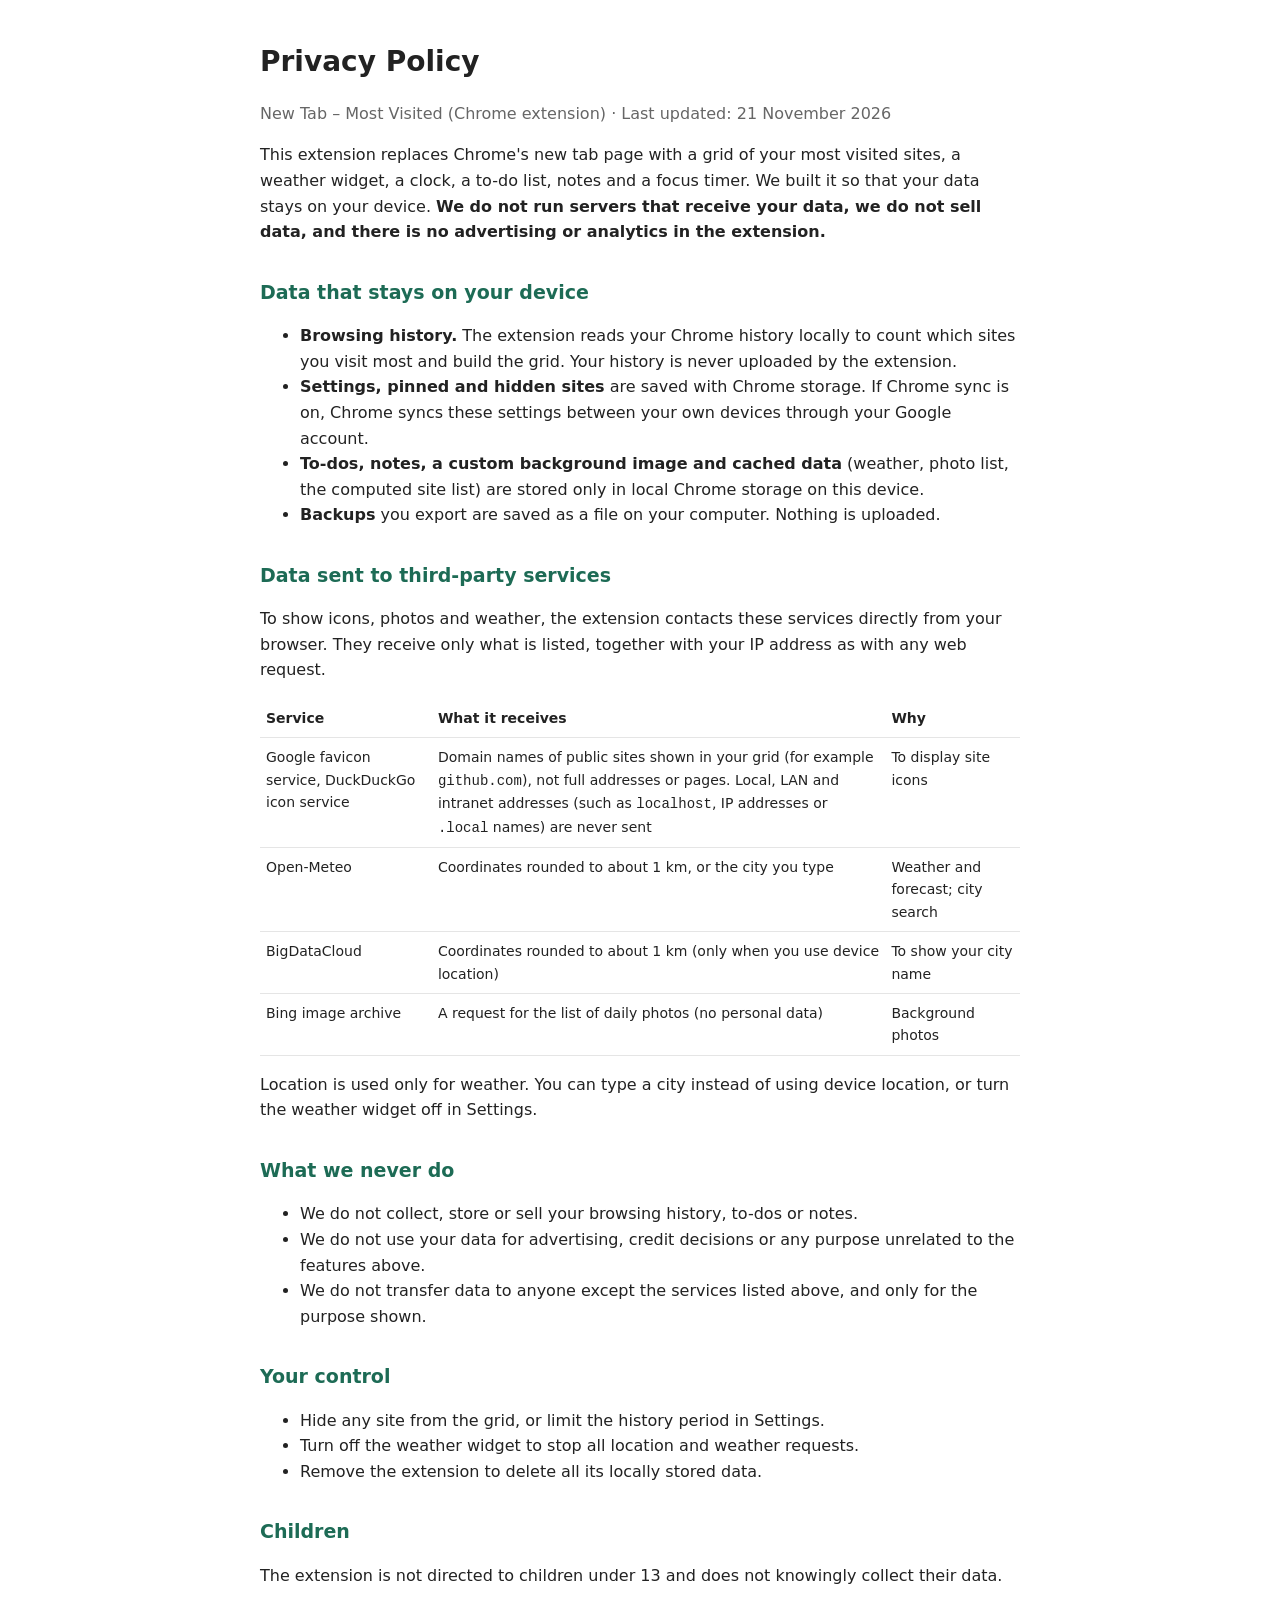
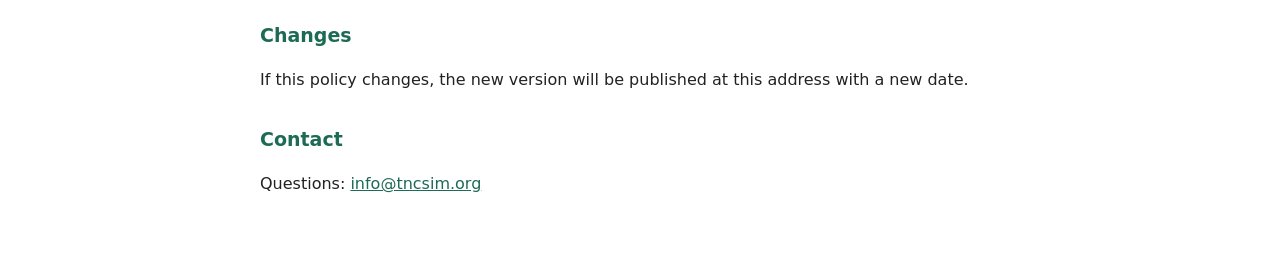
<file: docs/index.html>
<!doctype html>
<html lang="en">
<head>
  <meta charset="utf-8">
  <meta name="viewport" content="width=device-width, initial-scale=1">
  <title>Privacy Policy – New Tab – Most Visited</title>
  <style>
    :root { --bg: #fff; --text: #222; --muted: #666; --line: #e5e5e5; --accent: #1d6b55; }
    @media (prefers-color-scheme: dark) {
      :root { --bg: #15191a; --text: #e8e8e8; --muted: #a0a0a0; --line: #2c3335; --accent: #6fd0ae; }
    }
    body { margin: 0; background: var(--bg); color: var(--text); font: 16px/1.6 system-ui, "Segoe UI", sans-serif; }
    main { max-width: 760px; margin: 0 auto; padding: 40px 16px 64px; }
    h1 { font-size: 28px; margin: 0 0 4px; }
    h2 { font-size: 19px; margin: 32px 0 8px; color: var(--accent); }
    .muted { color: var(--muted); }
    table { width: 100%; border-collapse: collapse; font-size: 14px; }
    th, td { text-align: left; padding: 8px 6px; border-bottom: 1px solid var(--line); vertical-align: top; }
    a { color: var(--accent); }
  </style>
</head>
<body>
<main>
  <h1>Privacy Policy</h1>
  <p class="muted">New Tab – Most Visited (Chrome extension) · Last updated: 21 November 2026</p>

  <p>This extension replaces Chrome's new tab page with a grid of your most visited sites, a weather
  widget, a clock, a to-do list, notes and a focus timer. We built it so that your data stays on your
  device. <strong>We do not run servers that receive your data, we do not sell data, and there is no
  advertising or analytics in the extension.</strong></p>

  <h2>Data that stays on your device</h2>
  <ul>
    <li><strong>Browsing history.</strong> The extension reads your Chrome history locally to count which
      sites you visit most and build the grid. Your history is never uploaded by the extension.</li>
    <li><strong>Settings, pinned and hidden sites</strong> are saved with Chrome storage. If Chrome sync is
      on, Chrome syncs these settings between your own devices through your Google account.</li>
    <li><strong>To-dos, notes, a custom background image and cached data</strong> (weather, photo list,
      the computed site list) are stored only in local Chrome storage on this device.</li>
    <li><strong>Backups</strong> you export are saved as a file on your computer. Nothing is uploaded.</li>
  </ul>

  <h2>Data sent to third-party services</h2>
  <p>To show icons, photos and weather, the extension contacts these services directly from your browser.
  They receive only what is listed, together with your IP address as with any web request.</p>
  <table>
    <tr><th>Service</th><th>What it receives</th><th>Why</th></tr>
    <tr><td>Google favicon service, DuckDuckGo icon service</td><td>Domain names of public sites shown in your grid (for example <code>github.com</code>), not full addresses or pages. Local, LAN and intranet addresses (such as <code>localhost</code>, IP addresses or <code>.local</code> names) are never sent</td><td>To display site icons</td></tr>
    <tr><td>Open-Meteo</td><td>Coordinates rounded to about 1 km, or the city you type</td><td>Weather and forecast; city search</td></tr>
    <tr><td>BigDataCloud</td><td>Coordinates rounded to about 1 km (only when you use device location)</td><td>To show your city name</td></tr>
    <tr><td>Bing image archive</td><td>A request for the list of daily photos (no personal data)</td><td>Background photos</td></tr>
  </table>
  <p>Location is used only for weather. You can type a city instead of using device location, or turn the
  weather widget off in Settings.</p>

  <h2>What we never do</h2>
  <ul>
    <li>We do not collect, store or sell your browsing history, to-dos or notes.</li>
    <li>We do not use your data for advertising, credit decisions or any purpose unrelated to the features above.</li>
    <li>We do not transfer data to anyone except the services listed above, and only for the purpose shown.</li>
  </ul>

  <h2>Your control</h2>
  <ul>
    <li>Hide any site from the grid, or limit the history period in Settings.</li>
    <li>Turn off the weather widget to stop all location and weather requests.</li>
    <li>Remove the extension to delete all its locally stored data.</li>
  </ul>

  <h2>Children</h2>
  <p>The extension is not directed to children under 13 and does not knowingly collect their data.</p>

  <h2>Changes</h2>
  <p>If this policy changes, the new version will be published at this address with a new date.</p>

  <h2>Contact</h2>
  <p>Questions: <a href="mailto:info@tncsim.org">info@tncsim.org</a></p>
</main>
</body>
</html>
</file>
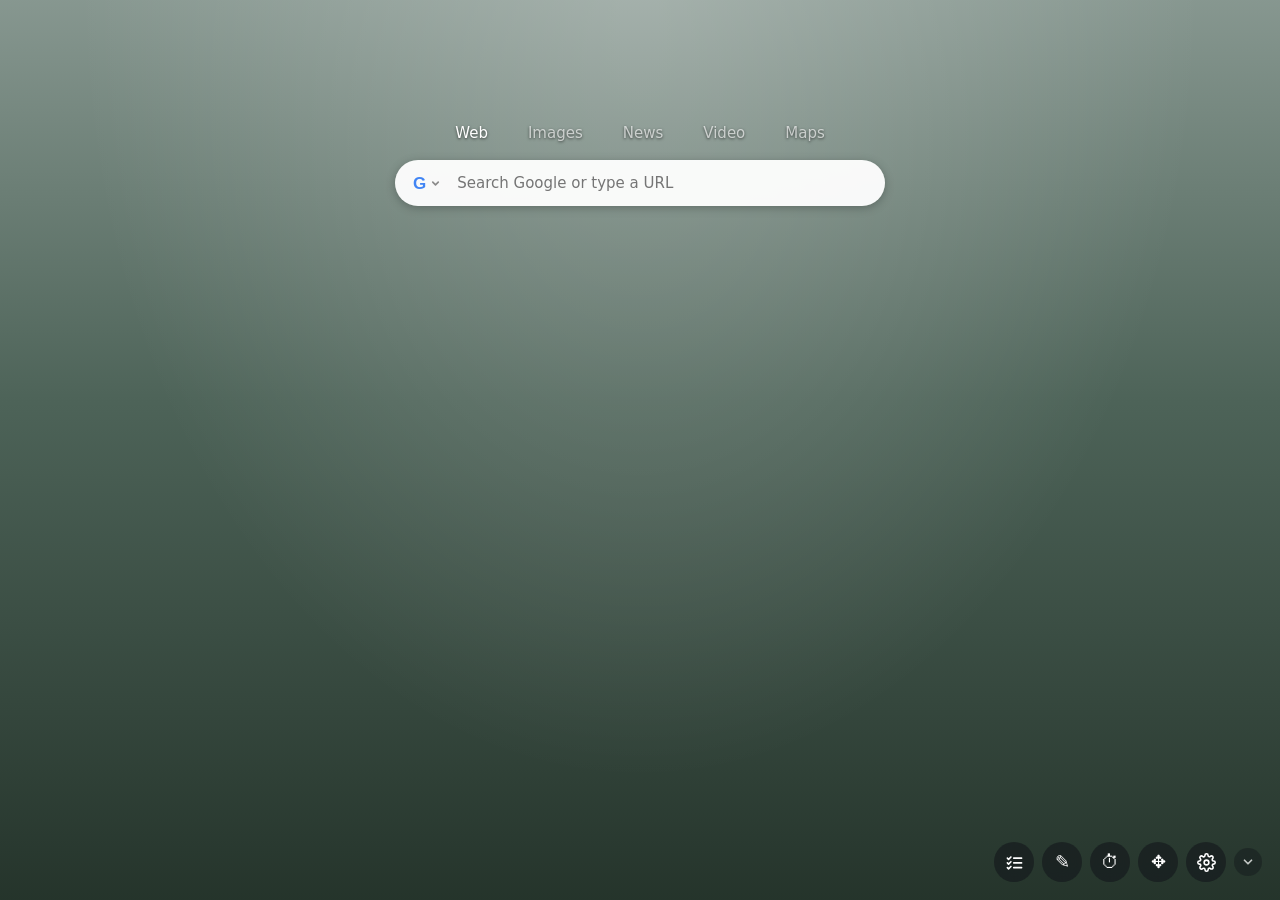
<file: newtab.html>
<!doctype html>
<html lang="en">
<head>
  <meta charset="utf-8">
  <meta name="viewport" content="width=device-width, initial-scale=1">
  <title>New Tab</title>
  <link rel="stylesheet" href="newtab.css">
</head>
<body>
  <div id="bg"></div>

  <!-- Weather (top left) -->
  <div id="weather" class="weather" data-widget="weather" hidden tabindex="0" role="button" aria-expanded="false" aria-controls="forecast">
    <div id="wMain" class="w-main">
      <span id="wIcon" class="w-icon"></span>
      <span class="w-text">
        <span id="wTemp" class="w-temp"></span>
        <span id="wPlace" class="w-place"></span>
      </span>
    </div>
    <div id="wExtra" class="w-extra" hidden></div>
  </div>

  <!-- Weather right-click context menu -->
  <div id="weatherMenu" class="wx-menu" hidden role="menu" aria-label="Weather options">
    <div class="wx-menu-title">Forecast view</div>
    <button type="button" class="wx-opt" data-view="current" role="menuitemradio"><span>Compact (current)</span><span class="wx-check">✓</span></button>
    <button type="button" class="wx-opt" data-view="hourly" role="menuitemradio"><span>Hourly (24h)</span><span class="wx-check">✓</span></button>
    <button type="button" class="wx-opt" data-view="daily7" role="menuitemradio"><span>7 days</span><span class="wx-check">✓</span></button>
    <button type="button" class="wx-opt" data-view="long14" role="menuitemradio"><span>Long-term (14 days)</span><span class="wx-check">✓</span></button>
    <label class="wx-toggle"><input id="wxTransparent" type="checkbox"> Transparent background</label>
    <div class="wx-sep"></div>
    <div class="wx-menu-title">Locations</div>
    <div id="wxLocations" class="wx-locations"></div>
    <label id="wxShowAllRow" class="wx-toggle" hidden><input id="wxShowAll" type="checkbox"> Show all locations</label>
    <form id="wxAddForm" class="wx-add-form" autocomplete="off">
      <input id="wxAddInput" type="text" placeholder="Add city…" maxlength="60">
      <button type="submit" title="Add location">+</button>
    </form>
    <div id="wxAddResults" class="wx-add-results" hidden></div>
  </div>

  <section id="forecast" class="forecast" hidden aria-label="Weather forecast">
    <header>
      <strong id="fPlace"></strong>
      <a id="radar" href="https://www.google.com/search?q=weather+radar" target="_blank" rel="noopener">Weather &amp; Radar ↗</a>
    </header>
    <div id="fTabs" class="f-tabs" hidden></div>
    <h3 id="hourlyTitle">Hourly</h3>
    <div id="hourly" class="hourly"></div>
    <h3 id="dailyTitle">Next 7 days</h3>
    <div id="daily" class="daily"></div>
  </section>

  <!-- Focus timer pill (top right, visible while running) -->
  <button id="focusPill" class="focus-pill" type="button" data-widget="focus" hidden title="Focus timer"></button>

  <!-- Permanent To-do widget -->
  <section id="todoWidget" class="todo-widget" data-widget="todo" hidden aria-label="To-do widget">
    <header class="tw-head">
      <span class="tw-title">To-do</span>
      <span id="twCount" class="tw-count"></span>
    </header>
    <form id="todoWidgetForm" class="tw-form" autocomplete="off">
      <input id="todoWidgetInput" type="text" placeholder="Add a task…" maxlength="200">
    </form>
    <ul id="todoWidgetList" class="tw-list"></ul>
    <div id="twEmpty" class="tw-empty" hidden>No tasks yet</div>
  </section>

  <!-- To-do right-click context menu -->
  <div id="todoMenu" class="wx-menu" hidden role="menu" aria-label="To-do options">
    <div class="wx-menu-title">To-do widget</div>
    <label class="wx-toggle"><input id="tmShowDone" type="checkbox"> Show completed tasks</label>
    <label class="wx-toggle"><input id="tmShowInput" type="checkbox"> Show input box</label>
    <label class="wx-toggle"><input id="tmTransparent" type="checkbox"> Transparent background</label>
    <div id="tmClearSep" class="wx-sep" hidden></div>
    <button id="tmClear" type="button" class="wx-opt wx-danger" hidden><span>Clear completed</span></button>
  </div>

  <!-- Permanent Notes widget -->
  <section id="notesWidget" class="notes-widget" data-widget="notes" hidden aria-label="Notes widget">
    <header class="tw-head">
      <span class="tw-title">Notes</span>
      <span id="nwSaved" class="tw-count"></span>
    </header>
    <textarea id="notesWidgetArea" class="nw-area" placeholder="Write anything…"></textarea>
  </section>

  <!-- Notes right-click context menu -->
  <div id="notesMenu" class="wx-menu" hidden role="menu" aria-label="Notes options">
    <div class="wx-menu-title">Notes widget</div>
    <label class="wx-toggle"><input id="nmTransparent" type="checkbox"> Transparent background</label>
  </div>

  <!-- Sites grid / icon right-click context menu -->
  <div id="gridMenu" class="wx-menu" hidden role="menu" aria-label="Site options">
    <div id="gmTileSection" hidden>
      <div id="gmTileTitle" class="wx-menu-title">Site</div>
      <form id="gmRenameForm" class="wx-add-form" autocomplete="off">
        <input id="gmRenameInput" type="text" placeholder="Custom name…" maxlength="40">
        <button type="submit" title="Save name">✓</button>
      </form>
      <button id="gmPinBtn" type="button" class="wx-opt"><span>Pin site</span></button>
      <button id="gmHideBtn" type="button" class="wx-opt wx-danger"><span>Hide site</span></button>
      <div class="wx-sep"></div>
    </div>
    <div class="wx-menu-title">Add custom site</div>
    <form id="gmAddForm" class="wx-add-stack" autocomplete="off">
      <input id="gmAddUrl" type="text" placeholder="URL (e.g. youtube.com)" maxlength="200">
      <div class="wx-add-form">
        <input id="gmAddTitle" type="text" placeholder="Name (optional)" maxlength="40">
        <button type="submit" title="Add site">+</button>
      </div>
    </form>
    <div id="gmAddMsg" class="wx-add-msg" hidden></div>
  </div>

  <main>
    <section id="clockBox" class="clock-box" data-widget="clock">
      <div id="clock" class="clock"></div>
      <div id="clockTz" class="clock-tz" hidden></div>
      <div id="clockDate" class="clock-date" hidden></div>
      <div id="greeting" class="greeting"></div>
    </section>

    <div id="searchBox" class="search-box" data-widget="search">
    <nav class="engines" id="engines">
      <button data-mode="web" class="active">Web</button>
      <button data-mode="images">Images</button>
      <button data-mode="news">News</button>
      <button data-mode="video">Video</button>
      <button data-mode="maps">Maps</button>
    </nav>

    <form id="search" class="search-form" autocomplete="off">
      <button id="engineBtn" class="engine-btn" type="button" title="Search engine &amp; options" aria-haspopup="menu" aria-expanded="false">
        <span id="engineMark" class="g" aria-hidden="true">G</span>
        <svg class="caret" width="11" height="11" viewBox="0 0 12 12" fill="none" stroke="currentColor" stroke-width="1.8" stroke-linecap="round" stroke-linejoin="round" aria-hidden="true">
          <path d="M3 4.5L6 7.5L9 4.5"/>
        </svg>
      </button>
      <input id="q" class="search-input" type="search" placeholder="Search Google or type a URL" autofocus>
    </form>
    </div>

    <section id="grid" data-widget="grid" aria-label="Most visited sites"></section>
    <p id="empty" hidden>Your history is empty so far. Your most visited sites will appear here after you import history or browse for a while.</p>
  </main>

  <div id="extraWidgets"></div>

  <!-- Clock right-click context menu -->
  <div id="clockMenu" class="wx-menu" hidden role="menu" aria-label="Clock options">
    <div class="wx-menu-title">Clock</div>
    <div class="wx-input-row">
      <select id="cmTz" class="wx-select" aria-label="Time zone"></select>
    </div>
    <div class="wx-input-row">
      <select id="cmFont" class="wx-select" aria-label="Clock font">
        <option value="default">Font: Modern</option>
        <option value="thin">Font: Light</option>
        <option value="serif">Font: Classic (Serif)</option>
        <option value="mono">Font: Mono</option>
      </select>
    </div>
    <label class="wx-toggle"><input id="cm24" type="checkbox"> 24-hour clock</label>
    <label class="wx-toggle"><input id="cmSeconds" type="checkbox"> Show seconds</label>
    <label class="wx-toggle"><input id="cmDate" type="checkbox"> Show date</label>
    <label class="wx-toggle"><input id="cmGreeting" type="checkbox"> Show greeting</label>
    <div class="wx-sep"></div>
    <div class="wx-menu-title">Greeting / label</div>
    <div class="wx-input-row">
      <input id="cmName" type="text" maxlength="40" placeholder="Optional name…">
    </div>
  </div>

  <!-- Search bar dropdown menu -->
  <div id="searchMenu" class="wx-menu" hidden role="menu" aria-label="Search options">
    <div class="wx-menu-title">Search engine</div>
    <div id="searchEngineList" class="wx-engines"></div>
    <div class="wx-sep"></div>
    <label class="wx-toggle"><input id="smTabs" type="checkbox"> Show search tabs (Web, Images…)</label>
    <label class="wx-toggle"><input id="smTransparent" type="checkbox"> Transparent background</label>
  </div>

  <a id="credit" target="_blank" rel="noopener" hidden></a>

  <!-- Dock (bottom right) -->
  <nav id="dock" class="dock" data-widget="dock" aria-label="Tools">
    <button class="dock-btn" data-panel="todoPanel" title="To-do" aria-label="To-do">
      <svg width="19" height="19" viewBox="0 0 24 24" fill="none" stroke="currentColor" stroke-width="2" stroke-linecap="round" stroke-linejoin="round" aria-hidden="true">
        <path d="M3 6.5l1.5 1.5L7.5 5"/>
        <path d="M11 6.5h10"/>
        <path d="M3 12.5l1.5 1.5L7.5 11"/>
        <path d="M11 12.5h10"/>
        <path d="M3 18.5l1.5 1.5L7.5 17"/>
        <path d="M11 18.5h10"/>
      </svg>
    </button>
    <button class="dock-btn" data-panel="notesPanel" title="Notes">✎</button>
    <button class="dock-btn" data-panel="focusPanel" title="Focus timer">⏱</button>
    <button id="editLayoutBtn" class="dock-btn" type="button" title="Edit layout: move the clock, weather, search, icons and buttons">✥</button>
    <button class="dock-btn" data-panel="settings" title="Settings" aria-label="Settings">
      <svg width="19" height="19" viewBox="0 0 24 24" fill="none" stroke="currentColor" stroke-width="2" stroke-linecap="round" stroke-linejoin="round" aria-hidden="true">
        <circle cx="12" cy="12" r="3"/>
        <path d="M19.4 15a1.65 1.65 0 0 0 .33 1.82l.06.06a2 2 0 1 1-2.83 2.83l-.06-.06a1.65 1.65 0 0 0-1.82-.33 1.65 1.65 0 0 0-1 1.51V21a2 2 0 1 1-4 0v-.09A1.65 1.65 0 0 0 9 19.4a1.65 1.65 0 0 0-1.82.33l-.06.06a2 2 0 1 1-2.83-2.83l.06-.06a1.65 1.65 0 0 0 .33-1.82 1.65 1.65 0 0 0-1.51-1H3a2 2 0 1 1 0-4h.09A1.65 1.65 0 0 0 4.6 9a1.65 1.65 0 0 0-.33-1.82l-.06-.06a2 2 0 1 1 2.83-2.83l.06.06a1.65 1.65 0 0 0 1.82.33H9a1.65 1.65 0 0 0 1-1.51V3a2 2 0 1 1 4 0v.09a1.65 1.65 0 0 0 1 1.51 1.65 1.65 0 0 0 1.82-.33l.06-.06a2 2 0 1 1 2.83 2.83l-.06.06a1.65 1.65 0 0 0-.33 1.82V9a1.65 1.65 0 0 0 1.51 1H21a2 2 0 1 1 0 4h-.09a1.65 1.65 0 0 0-1.51 1z"/>
      </svg>
    </button>
    <button id="dockToggle" class="dock-btn dock-toggle" type="button" title="Hide toolbar" aria-label="Hide toolbar">
      <svg width="14" height="14" viewBox="0 0 16 16" fill="none" stroke="currentColor" stroke-width="2" stroke-linecap="round" stroke-linejoin="round" aria-hidden="true">
        <path d="M4 6l4 4 4-4"/>
      </svg>
    </button>
  </nav>

  <!-- Layout editing toolbar -->
  <div id="editBar" class="edit-bar" hidden>
    <span>Drag to move · blue handle to resize · hold Alt to disable snap · Esc or Done</span>
    <button id="editUndo" type="button" disabled title="Undo last change (Ctrl+Z)">↶ Undo</button>
    <button id="resetPositions" type="button">Reset positions</button>
    <button id="editDone" type="button" class="primary">Done (Esc)</button>
  </div>

  <!-- To-do (free) -->
  <section id="todoPanel" class="panel" hidden aria-label="To-do">
    <header>
      <h2>To-do</h2>
      <div class="header-actions">
        <button id="todoPinBtn" class="pin-panel-btn" type="button" title="Pin to page as a permanent widget">📌 Pin</button>
        <button class="x" data-close aria-label="Close">×</button>
      </div>
    </header>
    <form id="todoForm" class="row-form">
      <input id="todoInput" type="text" placeholder="Add a task and press Enter" maxlength="200">
    </form>
    <ul id="todoList" class="todo-list"></ul>
    <button id="todoClear" class="link-btn" type="button">Clear completed</button>
  </section>

  <!-- Notes -->
  <section id="notesPanel" class="panel" hidden aria-label="Notes">
    <header>
      <h2>Notes</h2>
      <div class="header-actions">
        <button id="notesPinBtn" class="pin-panel-btn" type="button" title="Pin to page as a permanent widget">📌 Pin</button>
        <button class="x" data-close aria-label="Close">×</button>
      </div>
    </header>
    <textarea id="notes" placeholder="Write anything… it saves automatically."></textarea>
    <p id="notesSaved" class="hint"></p>
  </section>

  <!-- Focus timer (Pro) -->
  <section id="focusPanel" class="panel" hidden aria-label="Focus timer">
    <header><h2>Focus timer</h2><button class="x" data-close aria-label="Close">×</button></header>
    <div id="focusTime" class="focus-time">25:00</div>
    <div id="focusPhase" class="hint">Ready to focus</div>
    <div class="focus-presets">
      <button type="button" data-minutes="25">25 min focus</button>
      <button type="button" data-minutes="50">50 min focus</button>
      <button type="button" data-minutes="5" data-break>5 min break</button>
    </div>
    <button id="focusStop" type="button" hidden>Stop</button>
  </section>

  <!-- Settings -->
  <aside id="settings" class="panel settings" hidden>
    <header>
      <h2>Settings</h2>
      <div class="header-actions">
        <a id="bmcLink" class="bmc-btn" href="https://buymeacoffee.com/slavozett" target="_blank" rel="noopener" title="Buy me a coffee" aria-label="Support development on Buy Me a Coffee">
          <span>Support</span>
          <svg width="15" height="15" viewBox="0 0 24 24" fill="none" stroke="currentColor" stroke-width="2" stroke-linecap="round" stroke-linejoin="round" aria-hidden="true">
            <path d="M17 8h1a4 4 0 1 1 0 8h-1"/>
            <path d="M3 8h14v9a4 4 0 0 1-4 4H7a4 4 0 0 1-4-4Z"/>
            <line x1="6" y1="2" x2="6" y2="4"/>
            <line x1="10" y1="2" x2="10" y2="4"/>
            <line x1="14" y1="2" x2="14" y2="4"/>
          </svg>
        </a>
        <button class="x" data-close aria-label="Close">×</button>
      </div>
    </header>

    <fieldset>
      <legend>Hints</legend>
      <ul class="settings-tip">
        <li><strong>Right-click</strong> any widget or icon for its options.</li>
        <li>Use <strong>✥</strong> to move, resize, duplicate or hide widgets. Hold <strong>Alt</strong> to overlap freely.</li>
        <li><strong>Drag icons</strong> to reorder; hover to pin (📌) or hide (×).</li>
      </ul>
      <div id="hiddenWidgetsRow" class="hidden-widgets" hidden>
        <span class="hint">Hidden widgets:</span>
        <div class="hidden-widgets-btns">
          <button id="restoreClock" type="button" hidden>+ Clock</button>
          <button id="restoreSearch" type="button" hidden>+ Search</button>
          <button id="restoreWeather" type="button" hidden>+ Weather</button>
        </div>
      </div>
    </fieldset>

    <fieldset>
      <legend>Sites</legend>
      <label>Number of sites: <output id="countOut"></output>
        <input id="count" type="range" min="8" max="120" step="1">
      </label>
      <label>Icon size: <output id="sizeOut"></output>
        <input id="size" type="range" min="36" max="80" step="2">
      </label>
      <label>Sort by
        <select id="sortBy">
          <option value="smart">Smart: frequent and recent</option>
          <option value="most">Most visited (all time)</option>
          <option value="recent">Recently visited</option>
        </select>
      </label>
      <div class="settings-row-2">
        <label>History period
          <select id="period">
            <option value="0">All history</option>
            <option value="365">Last year</option>
            <option value="90">Last 3 months</option>
            <option value="30">Last month</option>
          </select>
        </label>
        <label>Group by
          <select id="groupBy">
            <option value="host">Site (domain)</option>
            <option value="url">Exact URL</option>
          </select>
        </label>
      </div>
      <label class="row"><input id="newTab" type="checkbox"> Open sites &amp; search in a new tab</label>
      <label class="row"><input id="hideOpen" type="checkbox"> Hide sites open in other tabs</label>
      <label class="row"><input id="showRecent" type="checkbox"> Show "Recently visited" row</label>
      <label class="row"><input id="iconTransparent" type="checkbox"> Transparent icon background</label>
      <div class="settings-actions">
        <button id="resetLayout" type="button">Reset icon order</button>
        <button id="unhideAll" type="button">Unhide all (<span id="hiddenCount">0</span>)</button>
      </div>
    </fieldset>

    <fieldset>
      <legend>Background</legend>
      <select id="bgMode" aria-label="Background mode">
        <option value="nature">Nature photo</option>
        <option value="custom">My own image</option>
        <option value="none">Gradient (no image)</option>
      </select>
      <label id="bgGradientRow" hidden>Gradient
        <select id="bgGradient">
          <option value="forest">Forest</option>
          <option value="ocean">Ocean</option>
          <option value="sunset">Sunset</option>
          <option value="midnight">Midnight</option>
          <option value="aurora">Aurora</option>
          <option value="slate">Slate</option>
        </select>
      </label>
      <label id="bgEveryRow">New photo
        <select id="bgEvery">
          <option value="day">Every day</option>
          <option value="hour">Every hour</option>
          <option value="tab">Every new tab</option>
        </select>
      </label>
      <label id="bgFileRow" hidden>Choose image
        <input id="bgFile" type="file" accept="image/*">
      </label>
      <div id="bgPhotoFx" class="settings-group">
        <label>Darken photo: <output id="dimOut"></output>
          <input id="dim" type="range" min="0" max="70" step="5">
        </label>
        <label>Blur photo: <output id="blurOut"></output>
          <input id="blur" type="range" min="0" max="12" step="1">
        </label>
      </div>
      <label id="bgCreditRow" class="row"><input id="showCredit" type="checkbox"> Show photo info</label>
    </fieldset>

    <fieldset>
      <legend>Backup</legend>
      <button id="exportBtn" type="button">Export backup</button>
      <label>Import backup
        <input id="importFile" type="file" accept="application/json,.json">
      </label>
      <p class="hint">Includes settings, pins, to-dos and notes.</p>
      <span id="backupStatus" class="hint"></span>
    </fieldset>

    <footer class="settings-footer">
      <a href="https://docs.google.com/forms/d/e/1FAIpQLSdvyL7WTLlbxJmIdfkfGK4HXSYhbBezK88N15kHGyfABcfoSw/viewform" target="_blank" rel="noopener">Suggestions &amp; bug reports</a>
    </footer>

  </aside>


  <script src="newtab.js"></script>
</body>
</html>
</file>
<file: newtab.css>
:root {
  --icon: 48px;
  --text: #fff;
  --shadow: 0 1px 3px rgba(0, 0, 0, .6);
  --panel: #fff;
  --panel-text: #333;
  --accent: #4da3ff;
  --dim: .15;
  --blur: 0px;
}

* { box-sizing: border-box; }

/* The fallback colour lives on html only: a body background would paint above
   the z-index:-1 #bg layer and hide the photo. */
html { background: #2b3a33; }
html, body {
  margin: 0;
  height: 100%;
  font-family: "Segoe UI", system-ui, sans-serif;
  color: var(--text);
  overflow-x: hidden;
}
body { background: transparent; }

#bg {
  position: fixed;
  inset: -24px; /* bleed so a blurred photo has no soft edges */
  z-index: -1;
  filter: blur(var(--blur));
  background:
    radial-gradient(ellipse at 50% 0%, rgba(255, 255, 255, .25), transparent 60%),
    linear-gradient(180deg, #8a9a93 0%, #4d6358 45%, #233229 100%);
  background-size: cover;
  background-position: center;
}
#bg.image::after {
  content: "";
  position: absolute;
  inset: 0;
  background: rgba(0, 0, 0, var(--dim));
}

main {
  max-width: 1400px;
  margin: 0 auto;
  padding: 56px 24px 40px;
}

.engines {
  display: flex;
  justify-content: center;
  gap: calc(40px * var(--s-scale, 1));
  margin-bottom: calc(14px * var(--s-scale, 1));
  white-space: nowrap;
}
.engines[hidden] { display: none; }
.engines button {
  background: none;
  border: 0;
  color: rgba(255, 255, 255, .65);
  font: inherit;
  font-size: calc(15px * var(--s-scale, 1));
  cursor: pointer;
  text-shadow: var(--shadow);
  padding: 4px 0;
}
.engines button.active { color: #fff; }

.search-form {
  display: flex;
  align-items: center;
  width: 100%;
  max-width: 100%;
  height: calc(46px * var(--s-scale, 1));
  margin: 0 auto 44px;
  padding: 0 calc(16px * var(--s-scale, 1)) 0 calc(10px * var(--s-scale, 1));
  background: rgba(255, 255, 255, .95);
  border-radius: calc(23px * var(--s-scale, 1));
  box-shadow: 0 2px 10px rgba(0, 0, 0, .25);
}
.engine-btn {
  display: inline-flex;
  align-items: center;
  gap: calc(4px * var(--s-scale, 1));
  height: calc(32px * var(--s-scale, 1));
  padding: 0 calc(6px * var(--s-scale, 1)) 0 calc(8px * var(--s-scale, 1));
  margin-right: calc(8px * var(--s-scale, 1));
  border: 0;
  border-radius: 999px;
  background: none;
  color: #666;
  cursor: pointer;
  flex-shrink: 0;
  transition: background .15s;
}
.engine-btn:hover, .engine-btn[aria-expanded="true"] { background: rgba(0, 0, 0, .07); color: #222; }
.engine-btn .caret { width: calc(11px * var(--s-scale, 1)); height: calc(11px * var(--s-scale, 1)); opacity: .75; }
.search-form .g {
  font-weight: 700;
  font-size: calc(17px * var(--s-scale, 1));
  line-height: 1;
  color: var(--eng-color, #4285f4);
}
.search-form .g.google {
  background: conic-gradient(#ea4335 0 25%, #fbbc05 0 50%, #34a853 0 75%, #4285f4 0);
  -webkit-background-clip: text;
  background-clip: text;
  color: transparent;
}
.search-input {
  flex: 1;
  min-width: 0;
  border: 0;
  outline: 0;
  background: none;
  font: inherit;
  font-size: calc(15px * var(--s-scale, 1));
  color: #333;
}
.search-box.transparent .search-form {
  background: rgba(20, 28, 24, .22);
  backdrop-filter: blur(8px);
  -webkit-backdrop-filter: blur(8px);
  border: 1px solid rgba(255, 255, 255, .32);
  box-shadow: 0 2px 10px rgba(0, 0, 0, .18);
  transition: background .15s, border-color .15s;
}
.search-box.transparent .search-form:hover,
.search-box.transparent .search-form:focus-within {
  background: rgba(20, 28, 24, .36);
  border-color: rgba(255, 255, 255, .55);
}
.search-box.transparent .search-input {
  color: #fff;
  text-shadow: var(--shadow);
  color-scheme: dark;
}
.search-box.transparent .search-input::placeholder { color: rgba(255, 255, 255, .75); }
.search-box.transparent .engine-btn { color: rgba(255, 255, 255, .85); }
.search-box.transparent .engine-btn:hover,
.search-box.transparent .engine-btn[aria-expanded="true"] { background: rgba(255, 255, 255, .14); color: #fff; }

#grid {
  display: grid;
  grid-template-columns: repeat(auto-fill, minmax(calc(var(--icon) + 52px), 1fr));
  gap: 18px 8px;
}

.tile {
  position: relative;
  display: flex;
  flex-direction: column;
  align-items: center;
  gap: 6px;
  text-decoration: none;
  color: var(--text);
  border-radius: 10px;
  padding: 6px 4px;
}
.tile:hover { background: rgba(255, 255, 255, .12); }
.tile { cursor: pointer; transition: background .15s; }
.tile.dragging { opacity: .35; }
.tile img, .tile .label { pointer-events: none; }
#grid .tile:active { cursor: grabbing; }

.icon {
  position: relative;
  width: var(--icon);
  height: var(--icon);
  border-radius: 50%;
  background: #fff;
  display: grid;
  place-items: center;
  box-shadow: 0 2px 6px rgba(0, 0, 0, .3);
  overflow: hidden;
}
.icon .letter {
  position: absolute;
  font-weight: 600;
  font-size: calc(var(--icon) * .42);
  color: #fff;
}
.icon img {
  position: relative;
  width: 58%;
  height: 58%;
  object-fit: contain;
}
.icon.has-img { background: #fff; }
#grid.transparent-icons .icon.has-img {
  background: none;
  box-shadow: none;
  border-radius: 10px;
}
#grid.transparent-icons .icon.has-img img {
  width: 82%;
  height: 82%;
  filter: drop-shadow(0 2px 4px rgba(0, 0, 0, .45));
}

.label {
  max-width: 100%;
  font-size: 13px;
  white-space: nowrap;
  overflow: hidden;
  text-overflow: ellipsis;
  text-shadow: var(--shadow);
}

.hide {
  position: absolute;
  top: 0;
  right: 6px;
  width: 20px;
  height: 20px;
  border-radius: 50%;
  border: 0;
  background: rgba(0, 0, 0, .55);
  color: #fff;
  font-size: 14px;
  line-height: 20px;
  cursor: pointer;
  opacity: 0;
  transition: opacity .15s;
}
.tile:hover .hide, .hide:focus-visible { opacity: 1; }

#empty {
  text-align: center;
  text-shadow: var(--shadow);
}

.weather {
  --w-scale: 1;
  position: fixed;
  top: 18px;
  left: 22px;
  display: flex;
  flex-direction: column;
  align-items: flex-start;
  gap: calc(8px * var(--w-scale));
  padding: calc(6px * var(--w-scale)) calc(12px * var(--w-scale)) calc(6px * var(--w-scale)) calc(8px * var(--w-scale));
  border-radius: 14px;
  color: var(--text);
  text-decoration: none;
  text-shadow: var(--shadow);
  cursor: pointer;
  border: 0;
  background: none;
  font: inherit;
  text-align: left;
  z-index: 2;
  max-width: min(calc(460px * var(--w-scale)), calc(100vw - 32px));
  user-select: none;
}
.weather[hidden] { display: none; }
.weather[aria-expanded="true"] { background: rgba(0, 0, 0, .35); }
.weather.expanded {
  padding: calc(10px * var(--w-scale)) calc(12px * var(--w-scale));
  background: rgba(20, 28, 24, .58);
  backdrop-filter: blur(12px);
  -webkit-backdrop-filter: blur(12px);
  box-shadow: 0 4px 18px rgba(0, 0, 0, .28);
  transition: background .15s;
}
.weather.expanded:hover { background: rgba(20, 28, 24, .68); }
.weather.expanded.transparent {
  background: none;
  backdrop-filter: none;
  -webkit-backdrop-filter: none;
  box-shadow: none;
}
.weather.expanded.transparent:hover { background: rgba(20, 28, 24, .28); }
.w-main {
  display: flex;
  align-items: center;
  gap: calc(10px * var(--w-scale));
}
.w-main[hidden] { display: none; }
.w-extra {
  width: 100%;
  display: flex;
  flex-direction: column;
  gap: calc(6px * var(--w-scale));
}
.w-extra[hidden] { display: none; }

.w-inline-hourly {
  display: flex;
  gap: calc(4px * var(--w-scale));
  overflow-x: auto;
  max-width: 100%;
  padding-top: calc(4px * var(--w-scale));
  border-top: 1px solid rgba(255, 255, 255, .14);
  scrollbar-width: none;
}
.w-inline-hourly::-webkit-scrollbar { display: none; }
.w-mini-col {
  flex: 0 0 auto;
  min-width: calc(42px * var(--w-scale));
  display: flex;
  flex-direction: column;
  align-items: center;
  gap: calc(2px * var(--w-scale));
  padding: calc(4px * var(--w-scale)) calc(3px * var(--w-scale));
  border-radius: 8px;
  font-size: calc(11px * var(--w-scale));
}
.w-mini-col.now { background: rgba(255, 255, 255, .14); }
.w-mini-col .ic { font-size: calc(17px * var(--w-scale)); line-height: 1; }
.w-mini-col .t { font-size: calc(12px * var(--w-scale)); font-weight: 600; }
.w-mini-col .lo { opacity: .72; font-size: calc(10.5px * var(--w-scale)); }

.w-inline-daily {
  display: grid;
  grid-template-columns: repeat(7, minmax(calc(44px * var(--w-scale)), 1fr));
  gap: calc(3px * var(--w-scale));
  padding-top: calc(4px * var(--w-scale));
  border-top: 1px solid rgba(255, 255, 255, .14);
}
.w-inline-daily.long {
  row-gap: calc(6px * var(--w-scale));
}

.w-loc-list {
  display: flex;
  flex-direction: column;
  gap: calc(4px * var(--w-scale));
  width: 100%;
}
.w-loc-row {
  display: flex;
  align-items: center;
  gap: calc(8px * var(--w-scale));
  padding: calc(4px * var(--w-scale)) calc(6px * var(--w-scale));
  border-radius: 9px;
  transition: background .15s;
}
.w-loc-row:hover { background: rgba(255, 255, 255, .14); }
.w-loc-row.active { background: rgba(255, 255, 255, .1); }
.w-loc-row .ic { font-size: calc(20px * var(--w-scale)); line-height: 1; }
.w-loc-row .name {
  flex: 1;
  font-size: calc(13px * var(--w-scale));
  white-space: nowrap;
  overflow: hidden;
  text-overflow: ellipsis;
}
.w-loc-row .temp { font-size: calc(15px * var(--w-scale)); font-weight: 600; }

/* Weather right-click context menu */
.wx-menu {
  position: fixed;
  z-index: 30;
  width: 244px;
  padding: 6px;
  border-radius: 12px;
  background: rgba(20, 28, 24, .92);
  backdrop-filter: blur(14px);
  -webkit-backdrop-filter: blur(14px);
  border: 1px solid rgba(255, 255, 255, .14);
  box-shadow: 0 10px 32px rgba(0, 0, 0, .48);
  color: #fff;
  font-size: 13px;
}
.wx-menu[hidden] { display: none; }
.wx-menu-title {
  padding: 4px 8px 3px;
  font-size: 11px;
  font-weight: 600;
  text-transform: uppercase;
  letter-spacing: .06em;
  opacity: .6;
}
.wx-opt {
  width: 100%;
  display: flex;
  align-items: center;
  justify-content: space-between;
  gap: 8px;
  padding: 6px 8px;
  border: 0;
  border-radius: 8px;
  background: none;
  color: inherit;
  font: inherit;
  cursor: pointer;
  text-align: left;
}
.wx-opt:hover { background: rgba(255, 255, 255, .12); }
.wx-opt .wx-check { opacity: 0; color: var(--accent); font-weight: 700; }
.wx-opt.active .wx-check { opacity: 1; }
.wx-sep {
  height: 1px;
  margin: 5px 4px;
  background: rgba(255, 255, 255, .12);
}
.wx-locations {
  display: flex;
  flex-direction: column;
  gap: 2px;
  max-height: 150px;
  overflow-y: auto;
}
.wx-loc-item {
  display: flex;
  align-items: center;
  border-radius: 8px;
}
.wx-loc-item:hover { background: rgba(255, 255, 255, .12); }
.wx-loc-item .wx-opt { flex: 1; padding-right: 4px; }
.wx-loc-item .wx-opt:hover { background: none; }
.wx-loc-del {
  width: 24px;
  height: 24px;
  margin-right: 4px;
  border: 0;
  border-radius: 6px;
  background: none;
  color: rgba(255, 255, 255, .6);
  font-size: 15px;
  line-height: 1;
  cursor: pointer;
}
.wx-loc-del:hover { background: rgba(255, 255, 255, .16); color: #fff; }
.wx-toggle {
  display: flex;
  align-items: center;
  gap: 8px;
  padding: 6px 8px 2px;
  font-size: 12.5px;
  cursor: pointer;
}
.wx-toggle[hidden] { display: none; }
.wx-toggle input { accent-color: var(--accent); margin: 0; }
.wx-add-form {
  display: flex;
  gap: 4px;
  padding: 6px 4px 2px;
}
.wx-add-form input {
  flex: 1;
  min-width: 0;
  padding: 5px 8px;
  border: 1px solid rgba(255, 255, 255, .18);
  border-radius: 7px;
  background: rgba(255, 255, 255, .08);
  color: #fff;
  font: inherit;
  font-size: 12.5px;
  outline: none;
}
.wx-add-form input::placeholder { color: rgba(255, 255, 255, .5); }
.wx-add-form input:focus { border-color: var(--accent); }
.wx-add-form button {
  width: 28px;
  border: 0;
  border-radius: 7px;
  background: var(--accent);
  color: #fff;
  font: inherit;
  font-size: 16px;
  font-weight: 600;
  cursor: pointer;
}
.wx-add-results {
  display: flex;
  flex-direction: column;
  gap: 2px;
  margin-top: 4px;
  max-height: 130px;
  overflow-y: auto;
}
.wx-add-results[hidden] { display: none; }
.wx-add-results button {
  width: 100%;
  padding: 5px 8px;
  border: 0;
  border-radius: 7px;
  background: rgba(255, 255, 255, .08);
  color: #fff;
  font: inherit;
  font-size: 12px;
  text-align: left;
  cursor: pointer;
}
.wx-add-results button:hover { background: rgba(255, 255, 255, .18); }
.wx-add-msg {
  padding: 4px 8px;
  font-size: 12px;
  opacity: .7;
}
.wx-input-row {
  padding: 4px 4px 2px;
}
.wx-input-row input {
  width: 100%;
  padding: 5px 8px;
  border: 1px solid rgba(255, 255, 255, .18);
  border-radius: 7px;
  background: rgba(255, 255, 255, .08);
  color: #fff;
  font: inherit;
  font-size: 12.5px;
  outline: none;
}
.wx-input-row input::placeholder { color: rgba(255, 255, 255, .5); }
.wx-input-row input:focus { border-color: var(--accent); }
.wx-select {
  width: 100%;
  padding: 5px 8px;
  border: 1px solid rgba(255, 255, 255, .18);
  border-radius: 7px;
  background: rgba(255, 255, 255, .1);
  color: #fff;
  font: inherit;
  font-size: 12.5px;
  outline: none;
  cursor: pointer;
}
.wx-select option { background: #1a241f; color: #fff; }
.wx-select:focus { border-color: var(--accent); }
.wx-danger { color: #ff9c9c; }
.wx-danger:hover { background: rgba(255, 100, 100, .18); }
.wx-engines {
  display: flex;
  flex-direction: column;
  gap: 1px;
  max-height: 230px;
  overflow-y: auto;
  scrollbar-width: thin;
  scrollbar-color: rgba(255, 255, 255, .28) transparent;
}
.wx-eng-label {
  display: inline-flex;
  align-items: center;
  gap: 8px;
}
.wx-eng-badge {
  width: 20px;
  height: 20px;
  border-radius: 50%;
  display: inline-grid;
  place-items: center;
  font-size: 11px;
  font-weight: 700;
  color: #fff;
  flex-shrink: 0;
}

.f-tabs {
  display: flex;
  flex-wrap: wrap;
  gap: 6px;
  margin-top: 10px;
}
.f-tabs[hidden] { display: none; }
.f-tabs button {
  padding: 4px 10px;
  border: 0;
  border-radius: 999px;
  background: rgba(255, 255, 255, .12);
  color: #fff;
  font: inherit;
  font-size: 12px;
  cursor: pointer;
}
.f-tabs button:hover { background: rgba(255, 255, 255, .22); }
.f-tabs button.active { background: var(--accent); color: #fff; }

.forecast {
  position: fixed;
  top: 76px;
  left: 16px;
  z-index: 3;
  width: min(600px, calc(100vw - 32px));
  max-height: calc(100vh - 96px);
  overflow-y: auto;
  padding: 14px 16px 16px;
  border-radius: 16px;
  background: rgba(20, 28, 24, .72);
  backdrop-filter: blur(14px);
  -webkit-backdrop-filter: blur(14px);
  box-shadow: 0 8px 30px rgba(0, 0, 0, .4);
  color: #fff;
}
.forecast[hidden] { display: none; }
.forecast header { display: flex; justify-content: space-between; align-items: baseline; gap: 12px; }
.forecast header strong { font-size: 16px; }
.forecast header a { color: #9fd3ff; font-size: 13px; text-decoration: none; white-space: nowrap; }
.forecast header a:hover { text-decoration: underline; }
.forecast h3 { margin: 14px 0 8px; font-size: 12px; font-weight: 600; text-transform: uppercase; letter-spacing: .06em; opacity: .7; }

.hourly {
  display: flex;
  gap: 4px;
  overflow-x: auto;
  padding-bottom: 6px;
  scrollbar-width: thin;
  scrollbar-color: rgba(255, 255, 255, .3) transparent;
}
.hour {
  flex: 0 0 56px;
  display: flex;
  flex-direction: column;
  align-items: center;
  gap: 3px;
  padding: 8px 2px;
  border-radius: 10px;
  font-size: 12px;
}
.hour.now { background: rgba(255, 255, 255, .14); }
.hour .t { font-size: 15px; font-weight: 600; }
.hour .ic { font-size: 22px; line-height: 1; }
.rain { color: #8fc7ff; font-size: 11px; min-height: 1em; }

.daily { display: flex; flex-direction: column; }
.day {
  display: grid;
  grid-template-columns: 92px 34px 44px 1fr;
  align-items: center;
  gap: 8px;
  padding: 7px 4px;
  border-top: 1px solid rgba(255, 255, 255, .1);
  font-size: 14px;
}
.day:first-child { border-top: 0; }
.day .ic { font-size: 22px; text-align: center; }
.day .range { display: flex; align-items: center; gap: 8px; }
.day .bar {
  flex: 1;
  height: 5px;
  border-radius: 3px;
  background: rgba(255, 255, 255, .15);
  position: relative;
}
.day .bar span {
  position: absolute;
  top: 0;
  bottom: 0;
  border-radius: 3px;
  background: linear-gradient(90deg, #6cc1ff, #ffd36c, #ff8a5c);
}
.day .lo { opacity: .7; width: 36px; text-align: right; }
.day .hi { width: 36px; font-weight: 600; }
.weather:hover { background: rgba(255, 255, 255, .12); }
.w-icon { font-size: calc(34px * var(--w-scale)); line-height: 1; filter: drop-shadow(0 1px 2px rgba(0, 0, 0, .5)); }
.w-text { display: flex; flex-direction: column; }
.w-temp { font-size: calc(22px * var(--w-scale)); font-weight: 600; line-height: 1.1; }
.w-place { font-size: calc(12px * var(--w-scale)); opacity: .85; }
#settings input[type="text"] { font: inherit; font-size: 14px; padding: 6px 8px; }

#credit {
  position: fixed;
  left: 14px;
  bottom: 12px;
  max-width: 60vw;
  font-size: 11px;
  color: rgba(255, 255, 255, .75);
  text-decoration: none;
  text-shadow: var(--shadow);
  white-space: nowrap;
  overflow: hidden;
  text-overflow: ellipsis;
}
#credit:hover { color: #fff; }

/* ---------- clock ---------- */
.clock-box {
  --c-scale: 1;
  width: fit-content;
  min-width: 260px;
  display: flex;
  flex-direction: column;
  align-items: center;
  text-align: center;
  margin: -16px auto 36px;
  padding: 6px 16px;
  text-shadow: var(--shadow);
}
.clock-box:has(.greeting:not([hidden])),
.clock-box:has(.clock-date:not([hidden])) { margin-bottom: 54px; }
.clock-box[hidden] { display: none; }
.clock {
  font-size: calc(clamp(48px, 8vw, 88px) * var(--c-scale));
  font-weight: 600;
  line-height: 1;
  letter-spacing: -.02em;
  font-variant-numeric: tabular-nums;
  white-space: nowrap;
}
.clock-box[data-font="thin"] .clock { font-weight: 200; letter-spacing: .01em; }
.clock-box[data-font="serif"] .clock { font-family: Georgia, "Times New Roman", serif; font-weight: 500; }
.clock-box[data-font="mono"] .clock { font-family: Consolas, "Cascadia Mono", ui-monospace, monospace; font-weight: 500; letter-spacing: -.03em; }
.clock-tz {
  font-size: calc(13px * var(--c-scale));
  font-weight: 600;
  letter-spacing: .05em;
  text-transform: uppercase;
  margin-top: calc(5px * var(--c-scale));
  opacity: .8;
  white-space: nowrap;
}
.clock-tz[hidden] { display: none; }
.clock-date { font-size: calc(16px * var(--c-scale)); margin-top: calc(6px * var(--c-scale)); opacity: .88; white-space: nowrap; }
.clock-date[hidden] { display: none; }
.greeting { font-size: calc(20px * var(--c-scale)); margin-top: calc(10px * var(--c-scale)); opacity: .95; }
.greeting[hidden] { display: none; }

/* ---------- pins on tiles ---------- */
.pin {
  position: absolute;
  top: 0;
  left: 6px;
  width: 20px;
  height: 20px;
  padding: 0;
  border: 0;
  background: none;
  font-size: 13px;
  line-height: 20px;
  filter: drop-shadow(0 1px 2px rgba(0, 0, 0, .75));
  cursor: pointer;
  opacity: 0;
  transition: opacity .15s, transform .15s;
}
.tile:hover .pin, .pin:focus-visible, .tile.pinned .pin { opacity: 1; }
.pin:hover { transform: scale(1.15); }

/* ---------- dock & floating panels ---------- */
.dock {
  position: fixed;
  right: 18px;
  bottom: 18px;
  display: flex;
  align-items: center;
  gap: 8px;
  z-index: 4;
}
.dock-btn {
  width: 40px;
  height: 40px;
  border-radius: 50%;
  border: 0;
  background: rgba(20, 24, 28, .62);
  backdrop-filter: blur(8px);
  color: #fff;
  font-size: 18px;
  display: inline-flex;
  align-items: center;
  justify-content: center;
  cursor: pointer;
}
.dock-btn:hover, .dock-btn.active { background: rgba(20, 24, 28, .85); }
.dock-toggle {
  width: 28px;
  height: 28px;
  opacity: .72;
  transition: opacity .15s, background .15s, transform .2s;
}
.dock-toggle:hover { opacity: 1; }
.dock.collapsed .dock-btn:not(.dock-toggle) { display: none; }
.dock.collapsed .dock-toggle { opacity: .5; }
.dock.collapsed .dock-toggle:hover { opacity: 1; }
.dock.collapsed .dock-toggle svg { transform: rotate(180deg); }

.panel {
  position: fixed;
  right: 18px;
  bottom: 70px;
  z-index: 5;
  width: min(340px, calc(100vw - 32px));
  max-height: calc(100vh - 100px);
  overflow-y: auto;
  padding: 16px;
  border-radius: 14px;
  background: var(--panel);
  color: var(--panel-text);
  box-shadow: 0 8px 30px rgba(0, 0, 0, .35);
  display: flex;
  flex-direction: column;
  gap: 12px;
}
.panel[hidden] { display: none; }
.panel header { display: flex; justify-content: space-between; align-items: center; }
.panel .header-actions { display: flex; align-items: center; gap: 6px; }
.bmc-btn, .pin-panel-btn {
  width: 28px;
  height: 28px;
  border-radius: 8px;
  border: 0;
  background: none;
  padding: 0 !important;
  display: inline-flex;
  align-items: center;
  justify-content: center;
  color: #888;
  text-decoration: none;
  cursor: pointer;
  transition: background .15s, color .15s;
}
.bmc-btn {
  width: auto;
  padding: 0 9px !important;
  gap: 5px;
  font-size: 12px;
  font-weight: 500;
  background: #f6f3ea;
  color: #7c5310;
}
.bmc-btn:hover { background: #ffefc2; color: #92400e; }
.pin-panel-btn {
  width: auto;
  padding: 0 8px !important;
  font-size: 12px !important;
  color: #555;
  background: #f2f3f5;
}
.pin-panel-btn:hover { background: #e5e7eb; color: #111; }
.pin-panel-btn.active { background: var(--accent); color: #fff; }
.pin-panel-btn.active:hover { filter: brightness(1.08); color: #fff; }
.panel h2 { margin: 0; font-size: 17px; display: flex; align-items: center; gap: 8px; }
.panel .x { background: none; border: 0; font-size: 24px; cursor: pointer; color: inherit; line-height: 1; }
.panel button, .panel select, .panel input[type="text"] { font: inherit; font-size: 14px; padding: 6px 10px; }
.hint { font-size: 12px; color: #666; margin: 0; }
.link-btn { align-self: flex-start; background: none; border: 0; color: #666; text-decoration: underline; cursor: pointer; padding: 0 !important; }

/* settings is a full-height sheet */
.panel.settings {
  top: 0;
  right: 0;
  bottom: 0;
  width: min(360px, 100vw);
  max-height: none;
  border-radius: 0;
  gap: 14px;
}
.settings label { display: flex; flex-direction: column; gap: 5px; font-size: 13.5px; }
.settings label.row { flex-direction: row; align-items: center; gap: 8px; cursor: pointer; }
.settings label[hidden], .settings-group[hidden] { display: none; }
.settings fieldset { border: 1px solid #e2e5e9; border-radius: 10px; padding: 10px 12px 12px; display: flex; flex-direction: column; gap: 9px; margin: 0; }
.settings legend { display: flex; align-items: center; gap: 6px; padding: 0 4px; font-weight: 600; font-size: 12.5px; color: #555; text-transform: uppercase; letter-spacing: .04em; }
.settings-group { display: flex; flex-direction: column; gap: 9px; }
.settings-row-2 { display: grid; grid-template-columns: 1fr 1fr; gap: 8px; }
.settings-row-2 > * { min-width: 0; }
.settings-actions { display: grid; grid-template-columns: 1fr 1fr; gap: 6px; margin-top: 2px; }
.settings select {
  width: 100%;
  border: 1px solid #d5d9df;
  border-radius: 8px;
  background: #fff;
  color: var(--panel-text);
  font-size: 13.5px;
  padding: 6px 8px;
}
.settings button:not(.x):not(.bmc-btn):not(.primary) {
  border: 1px solid #d5d9df;
  border-radius: 8px;
  background: #f7f8fa;
  color: #333;
  font-size: 13px;
  padding: 6px 10px;
  cursor: pointer;
  transition: background .15s, border-color .15s;
}
.settings button:not(.x):not(.bmc-btn):not(.primary):hover:not(:disabled) { background: #eceff3; border-color: #c2c8d0; }
.settings button:disabled { opacity: .45; cursor: default; }
.settings input[type="range"], .settings input[type="checkbox"] { accent-color: var(--accent); }
.settings input[type="file"] { font-size: 12.5px; max-width: 100%; }
.settings output { font-weight: 600; color: #111; }
.settings-tip {
  margin: 0;
  padding: 8px 10px 8px 24px;
  border-radius: 7px;
  background: #f4f6f8;
  color: #444;
  font-size: 12px;
  line-height: 1.45;
  display: flex;
  flex-direction: column;
  gap: 4px;
}
.settings-tip li { margin: 0; }
.hidden-widgets { display: flex; flex-direction: column; gap: 6px; }
.hidden-widgets[hidden] { display: none; }
.hidden-widgets-btns { display: flex; flex-wrap: wrap; gap: 6px; }
.hidden-widgets-btns button[hidden] { display: none; }
.settings-footer {
  margin-top: auto;
  padding-top: 6px;
  display: flex;
  flex-wrap: wrap;
  justify-content: center;
  align-items: center;
  gap: 6px;
  font-size: 12px;
  color: #777;
}
.settings-footer a { color: #555; text-decoration: none; }
.settings-footer a:hover { color: #111; text-decoration: underline; }

.primary { background: var(--accent); color: #fff; border: 0; border-radius: 8px; cursor: pointer; }

/* ---------- to-do ---------- */
.row-form { display: flex; }
.row-form input { flex: 1; border: 1px solid #ccc; border-radius: 8px; }
.todo-list { list-style: none; margin: 0; padding: 0; display: flex; flex-direction: column; gap: 2px; }
.todo-list li { display: flex; align-items: center; gap: 8px; padding: 6px 4px; border-radius: 6px; font-size: 14px; }
.todo-list li:hover { background: #f3f3f3; }
.todo-list li.done span { text-decoration: line-through; color: #999; }
.todo-list li span { flex: 1; word-break: break-word; }
.todo-list input { accent-color: var(--accent); width: 16px; height: 16px; }
.todo-list .del { background: none !important; border: 0; color: #999; cursor: pointer; font-size: 16px; padding: 0 4px !important; visibility: hidden; }
.todo-list li:hover .del { visibility: visible; }

/* ---------- permanent to-do widget ---------- */
.todo-widget {
  --t-scale: 1;
  position: fixed;
  top: 64px;
  right: 22px;
  z-index: 3;
  width: min(calc(270px * var(--t-scale)), calc(100vw - 32px));
  max-height: 60vh;
  display: flex;
  flex-direction: column;
  gap: calc(8px * var(--t-scale));
  padding: calc(12px * var(--t-scale)) calc(14px * var(--t-scale));
  border-radius: 14px;
  background: rgba(20, 28, 24, .62);
  backdrop-filter: blur(12px);
  -webkit-backdrop-filter: blur(12px);
  border: 1px solid rgba(255, 255, 255, .12);
  box-shadow: 0 6px 24px rgba(0, 0, 0, .3);
  color: #fff;
  transition: background .15s;
}
.todo-widget[hidden] { display: none; }
.todo-widget.transparent {
  background: none;
  backdrop-filter: none;
  -webkit-backdrop-filter: none;
  border-color: transparent;
  box-shadow: none;
  text-shadow: var(--shadow);
}
.todo-widget.transparent:hover { background: rgba(20, 28, 24, .28); }
.tw-head {
  display: flex;
  align-items: center;
  justify-content: space-between;
  gap: 8px;
}
.tw-title {
  font-size: calc(12px * var(--t-scale));
  font-weight: 600;
  text-transform: uppercase;
  letter-spacing: .06em;
  opacity: .75;
}
.tw-count {
  font-size: calc(11.5px * var(--t-scale));
  opacity: .65;
  font-variant-numeric: tabular-nums;
}
.tw-form { display: flex; }
.tw-form[hidden] { display: none; }
.tw-form input {
  flex: 1;
  min-width: 0;
  padding: calc(6px * var(--t-scale)) calc(9px * var(--t-scale));
  border: 1px solid rgba(255, 255, 255, .18);
  border-radius: 8px;
  background: rgba(255, 255, 255, .1);
  color: #fff;
  font: inherit;
  font-size: calc(13px * var(--t-scale));
  outline: none;
}
.tw-form input::placeholder { color: rgba(255, 255, 255, .55); }
.tw-form input:focus { border-color: var(--accent); background: rgba(255, 255, 255, .14); }
.tw-list {
  list-style: none;
  margin: 0;
  padding: 0;
  display: flex;
  flex-direction: column;
  gap: calc(2px * var(--t-scale));
  overflow-y: auto;
  scrollbar-width: thin;
  scrollbar-color: rgba(255, 255, 255, .28) transparent;
}
.tw-list li {
  display: flex;
  align-items: center;
  gap: calc(8px * var(--t-scale));
  padding: calc(4px * var(--t-scale)) calc(4px * var(--t-scale));
  border-radius: 7px;
  font-size: calc(13.5px * var(--t-scale));
}
.tw-list li:hover { background: rgba(255, 255, 255, .1); }
.tw-list li.done span { text-decoration: line-through; opacity: .55; }
.tw-list li span { flex: 1; word-break: break-word; line-height: 1.3; }
.tw-list input {
  accent-color: var(--accent);
  width: calc(15px * var(--t-scale));
  height: calc(15px * var(--t-scale));
  margin: 0;
  cursor: pointer;
  flex-shrink: 0;
}
.tw-list .del {
  background: none;
  border: 0;
  color: rgba(255, 255, 255, .6);
  cursor: pointer;
  font-size: calc(15px * var(--t-scale));
  padding: 0 4px;
  line-height: 1;
  visibility: hidden;
}
.tw-list li:hover .del { visibility: visible; }
.tw-list .del:hover { color: #fff; }
.tw-empty {
  font-size: calc(12.5px * var(--t-scale));
  opacity: .6;
  padding: 2px 2px;
}
.tw-empty[hidden] { display: none; }

/* ---------- permanent notes widget ---------- */
.notes-widget {
  --n-scale: 1;
  position: fixed;
  bottom: 76px;
  right: 22px;
  z-index: 3;
  width: min(calc(270px * var(--n-scale)), calc(100vw - 32px));
  display: flex;
  flex-direction: column;
  gap: calc(6px * var(--n-scale));
  padding: calc(12px * var(--n-scale)) calc(14px * var(--n-scale));
  border-radius: 14px;
  background: rgba(20, 28, 24, .62);
  backdrop-filter: blur(12px);
  -webkit-backdrop-filter: blur(12px);
  border: 1px solid rgba(255, 255, 255, .12);
  box-shadow: 0 6px 24px rgba(0, 0, 0, .3);
  color: #fff;
  transition: background .15s;
}
.notes-widget[hidden] { display: none; }
.notes-widget.transparent {
  background: none;
  backdrop-filter: none;
  -webkit-backdrop-filter: none;
  border-color: transparent;
  box-shadow: none;
  text-shadow: var(--shadow);
}
.notes-widget.transparent:hover { background: rgba(20, 28, 24, .28); }
.nw-area {
  width: 100%;
  min-height: calc(130px * var(--n-scale));
  max-height: 45vh;
  resize: vertical;
  border: 0;
  outline: 0;
  background: transparent;
  color: #fff;
  font: inherit;
  font-size: calc(13.5px * var(--n-scale));
  line-height: 1.45;
  padding: 0;
}
.nw-area::placeholder { color: rgba(255, 255, 255, .55); }

/* ---------- quick jump suggestions under search ---------- */
.quick-jump {
  position: absolute;
  left: 50%;
  transform: translateX(-50%);
  top: calc(100% + 6px);
  width: 100%;
  z-index: 25;
  padding: 6px;
  border-radius: 14px;
  background: rgba(20, 28, 24, .92);
  backdrop-filter: blur(14px);
  -webkit-backdrop-filter: blur(14px);
  border: 1px solid rgba(255, 255, 255, .14);
  box-shadow: 0 10px 30px rgba(0, 0, 0, .45);
  display: flex;
  flex-direction: column;
  gap: 2px;
}
.quick-jump[hidden] { display: none; }
.qj-item {
  width: 100%;
  display: flex;
  align-items: center;
  gap: 10px;
  padding: 7px 10px;
  border: 0;
  border-radius: 9px;
  background: none;
  color: #fff;
  font: inherit;
  font-size: 13px;
  text-align: left;
  cursor: pointer;
}
.qj-item:hover, .qj-item.active { background: rgba(255, 255, 255, .14); }
.qj-title { flex: 1; white-space: nowrap; overflow: hidden; text-overflow: ellipsis; }
.qj-host { font-size: 11.5px; opacity: .6; max-width: 150px; white-space: nowrap; overflow: hidden; text-overflow: ellipsis; }
.qj-badge {
  font-size: 10.5px;
  font-weight: 600;
  padding: 2px 6px;
  border-radius: 999px;
  background: rgba(77, 163, 255, .25);
  color: #9fd3ff;
  flex-shrink: 0;
}

/* ---------- recently visited strip inside grid ---------- */
.recent-strip {
  grid-column: 1 / -1;
  display: flex;
  align-items: center;
  gap: 8px;
  overflow-x: auto;
  padding: 6px 10px;
  margin-bottom: 4px;
  border-radius: 12px;
  background: rgba(20, 28, 24, .42);
  backdrop-filter: blur(10px);
  -webkit-backdrop-filter: blur(10px);
  scrollbar-width: none;
}
.recent-strip::-webkit-scrollbar { display: none; }
.recent-label {
  font-size: 11px;
  font-weight: 600;
  text-transform: uppercase;
  letter-spacing: .06em;
  opacity: .7;
  white-space: nowrap;
  padding-right: 4px;
}
.recent-chip {
  display: inline-flex;
  align-items: center;
  gap: 6px;
  padding: 4px 10px 4px 6px;
  border-radius: 999px;
  background: rgba(255, 255, 255, .12);
  color: #fff;
  text-decoration: none;
  font-size: 12px;
  white-space: nowrap;
  max-width: 170px;
  transition: background .15s;
}
.recent-chip:hover { background: rgba(255, 255, 255, .24); }
.recent-chip img { width: 14px; height: 14px; border-radius: 3px; object-fit: contain; flex-shrink: 0; }
.recent-chip span { overflow: hidden; text-overflow: ellipsis; }

.wx-add-stack { display: flex; flex-direction: column; gap: 4px; padding: 4px 4px 2px; }
.wx-add-stack > input {
  width: 100%;
  padding: 5px 8px;
  border: 1px solid rgba(255, 255, 255, .18);
  border-radius: 7px;
  background: rgba(255, 255, 255, .08);
  color: #fff;
  font: inherit;
  font-size: 12.5px;
  outline: none;
}
.wx-add-stack > input::placeholder { color: rgba(255, 255, 255, .5); }
.wx-add-stack > input:focus { border-color: var(--accent); }
.wx-add-stack .wx-add-form { padding: 0; }

/* ---------- notes ---------- */
#notes { width: 100%; min-height: 220px; resize: vertical; border: 1px solid #ccc; border-radius: 8px; padding: 10px; font: inherit; font-size: 14px; }

/* ---------- focus ---------- */
.focus-time { font-size: 56px; font-weight: 600; text-align: center; font-variant-numeric: tabular-nums; }
#focusPhase { text-align: center; }
.focus-presets { display: flex; gap: 6px; flex-wrap: wrap; justify-content: center; }
.focus-pill {
  position: fixed;
  top: 18px;
  right: 22px;
  padding: 6px 14px;
  border-radius: 16px;
  border: 0;
  background: rgba(0, 0, 0, .45);
  color: #fff;
  font: inherit;
  font-size: 15px;
  font-variant-numeric: tabular-nums;
  cursor: pointer;
}
.focus-pill[hidden] { display: none; }

@media (max-width: 600px) {
  main { padding: 72px 16px 90px; }
  .engines { gap: 20px; }
}

/* ---------- free layout (edit mode) ---------- */
.search-box { --s-scale: 1; position: relative; width: min(calc(490px * var(--s-scale)), calc(100vw - 24px)); margin: 0 auto 44px; padding: 4px 0; }
.search-box[hidden] { display: none; }
.search-box .search-form { margin-bottom: 0; }
/* A widget with a saved position leaves the flow; JS sets left/top. */
[data-widget].placed { position: absolute; margin: 0 !important; z-index: 3; }
/* Overlay widgets stay above the page content wherever they are placed. */
.weather.placed, .dock.placed, .focus-pill.placed, .todo-widget.placed, .notes-widget.placed { position: fixed; right: auto; bottom: auto; z-index: 4; }
#grid.placed { max-width: none; z-index: 1; }
.search-box.placed .search-form { margin-bottom: 0; }

body.editing [data-widget] {
  outline: 2px dashed rgba(255, 255, 255, .75);
  outline-offset: 6px;
  border-radius: 12px;
  cursor: move;
  user-select: none;
}
body.editing [data-widget]:hover { background: rgba(255, 255, 255, .08); }
body.editing [data-widget] * { pointer-events: none; }
body.editing [data-widget] .edit-del,
body.editing [data-widget] .edit-dup,
body.editing [data-widget] .edit-resize { pointer-events: auto; }
body.editing [data-widget].moving { opacity: .88; outline-color: var(--accent); z-index: 10; }
body.editing [data-widget].aligned {
  outline-color: var(--accent);
  outline-style: solid;
  box-shadow: 0 0 0 4px rgba(77, 163, 255, .28);
}
body.editing [data-widget].colliding { outline-color: #ff6b6b; background: rgba(255, 80, 80, .12); }
.size-badge {
  position: fixed;
  z-index: 30;
  padding: 3px 8px;
  border-radius: 999px;
  background: rgba(20, 28, 24, .92);
  border: 1px solid rgba(255, 255, 255, .2);
  color: #fff;
  font-size: 12px;
  font-weight: 600;
  font-variant-numeric: tabular-nums;
  pointer-events: none;
  box-shadow: 0 4px 14px rgba(0, 0, 0, .35);
}
body.editing #grid { min-width: 180px; }

.edit-del {
  display: none;
  position: absolute;
  top: -11px;
  right: -11px;
  z-index: 6;
  width: 24px;
  height: 24px;
  padding: 0;
  border: 1.5px solid rgba(255, 255, 255, .85);
  border-radius: 50%;
  background: #d93838;
  color: #fff;
  cursor: pointer;
  align-items: center;
  justify-content: center;
  box-shadow: 0 2px 8px rgba(0, 0, 0, .4);
  transition: transform .12s, background .12s;
}
body.editing .edit-del { display: inline-flex; }
.edit-del:hover { background: #ef4444; transform: scale(1.1); }
.edit-del svg { pointer-events: none; }

.edit-dup {
  display: none;
  position: absolute;
  top: -11px;
  right: 18px;
  z-index: 6;
  width: 24px;
  height: 24px;
  padding: 0;
  border: 1.5px solid rgba(255, 255, 255, .88);
  border-radius: 50%;
  background: #2f3b35;
  color: #fff;
  cursor: pointer;
  align-items: center;
  justify-content: center;
  box-shadow: 0 2px 8px rgba(0, 0, 0, .4);
  transition: transform .12s, background .12s;
}
body.editing .edit-dup { display: inline-flex; }
.edit-dup:hover { background: #3f5248; transform: scale(1.1); }
.edit-dup svg { pointer-events: none; }

.edit-resize {
  display: none;
  position: absolute;
  bottom: -11px;
  right: -11px;
  z-index: 6;
  width: 24px;
  height: 24px;
  padding: 0;
  border: 1.5px solid rgba(255, 255, 255, .9);
  border-radius: 50%;
  background: var(--accent);
  color: #fff;
  cursor: nwse-resize;
  align-items: center;
  justify-content: center;
  box-shadow: 0 2px 8px rgba(0, 0, 0, .4);
  transition: transform .12s, filter .12s;
}
body.editing .edit-resize { display: inline-flex; }
.edit-resize:hover { filter: brightness(1.12); transform: scale(1.1); }
.edit-resize svg { pointer-events: none; }
#grid > .edit-resize {
  top: 12px;
  bottom: auto;
  right: -12px;
  cursor: ew-resize;
}

.edit-bar button:disabled { opacity: .45; cursor: default; }

.edit-bar {
  position: fixed;
  bottom: 16px;
  left: 50%;
  transform: translateX(-50%);
  z-index: 20;
  display: flex;
  align-items: center;
  gap: 10px;
  max-width: calc(100vw - 32px);
  padding: 8px 10px 8px 16px;
  border-radius: 12px;
  background: rgba(20, 28, 24, .85);
  backdrop-filter: blur(10px);
  color: #fff;
  font-size: 13px;
  box-shadow: 0 6px 24px rgba(0, 0, 0, .35);
}
.edit-bar[hidden] { display: none; }
.edit-bar button { font: inherit; font-size: 13px; padding: 6px 12px; border-radius: 8px; border: 0; cursor: pointer; }
.snap-guide {
  position: fixed;
  top: 0;
  bottom: 0;
  left: 50%;
  width: 0;
  border-left: 1px dashed var(--accent);
  z-index: 19;
  pointer-events: none;
}
.snap-guide-h {
  position: fixed;
  left: 0;
  right: 0;
  top: 50%;
  height: 0;
  border-top: 1px dashed var(--accent);
  z-index: 19;
  pointer-events: none;
}
</file>
